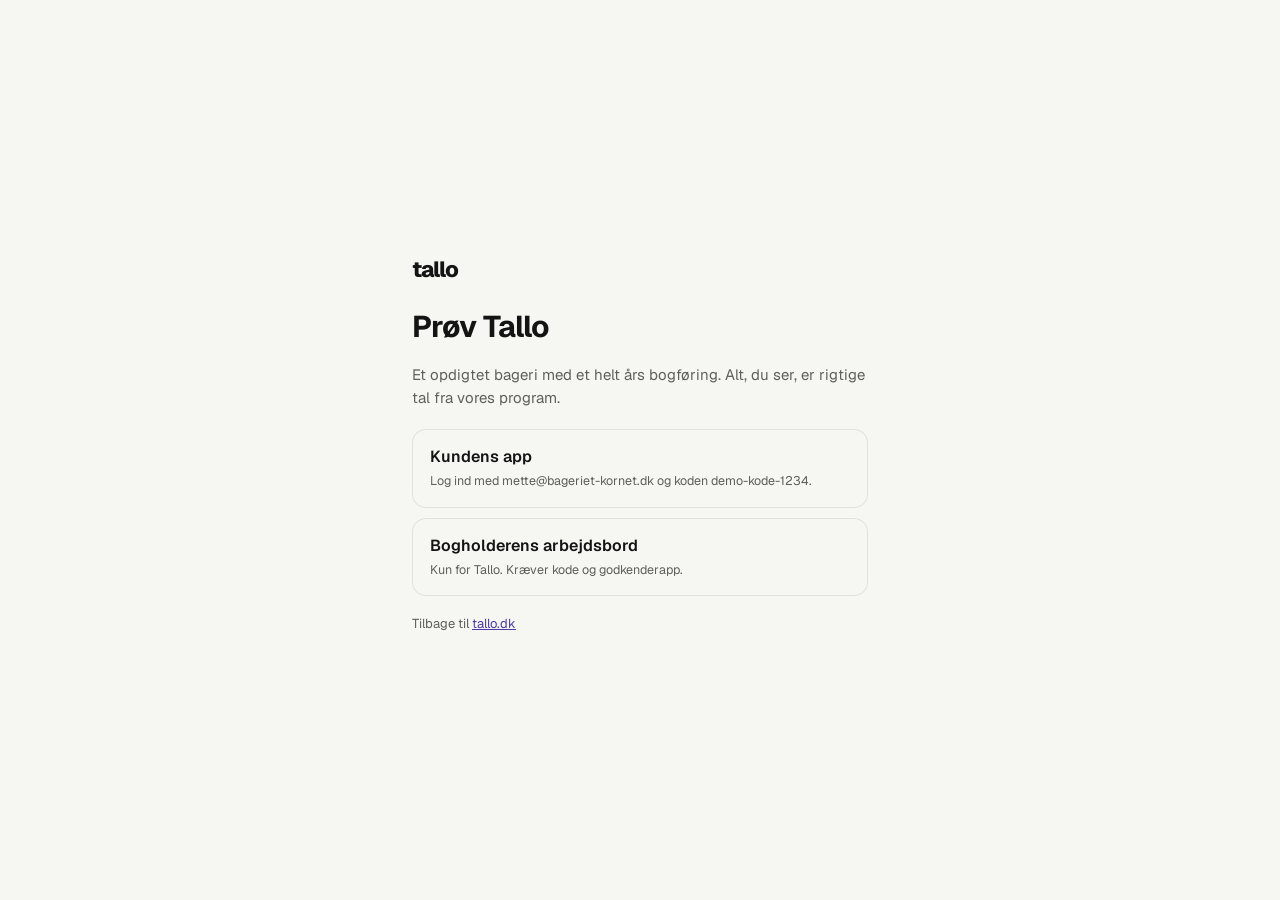
<file: index.html>
<!doctype html>
<html lang="da">
<head>
<meta charset="utf-8">
<meta name="viewport" content="width=device-width, initial-scale=1">
<meta name="robots" content="noindex, nofollow">
<title>Tallo, demo</title>
<link rel="icon" type="image/svg+xml" href="favicon.svg">
<link rel="stylesheet" href="felles/skin.css?v=20261119201114">
<link rel="stylesheet" href="felles/ui.css?v=20261119201114">
<style>
  body { margin: 0; min-height: 100vh; display: grid; place-items: center; background: var(--bg); padding: 24px; }
  .kort { width: min(520px, 100%); padding: 32px; }
  .logo { font-weight: 800; letter-spacing: -.05em; font-size: 22px; margin-bottom: 18px; }
  h1 { margin: 0 0 8px; font-size: 30px; letter-spacing: -.03em; }
  .valg { display: grid; gap: 10px; margin-top: 20px; }
  .valg a { display: block; padding: 16px 18px; border-radius: 14px; text-decoration: none; color: inherit; box-shadow: inset 0 0 0 1px var(--lineal); }
  .valg a:hover { box-shadow: inset 0 0 0 2px var(--accent); }
  .valg b { display: block; font-size: 16px; } .valg small { color: var(--daempet); }
</style>
</head>
<body>
<main class="kort">
  <div class="logo">tallo</div>
  <h1>Prøv Tallo</h1>
  <p class="not">Et opdigtet bageri med et helt års bogføring. Alt, du ser, er rigtige tal fra vores program.</p>
  <div class="valg">
    <a href="app/"><b>Kundens app</b><small>Log ind med mette@bageriet-kornet.dk og koden demo-kode-1234.</small></a>
    <a href="bord/"><b>Bogholderens arbejdsbord</b><small>Kun for Tallo. Kræver kode og godkenderapp.</small></a>
  </div>
  <p class="not" style="font-size:13px;margin-top:18px">Tilbage til <a href="https://tallo.dk" style="color:var(--accent)">tallo.dk</a></p>
</main>
</body>
</html>
</file>
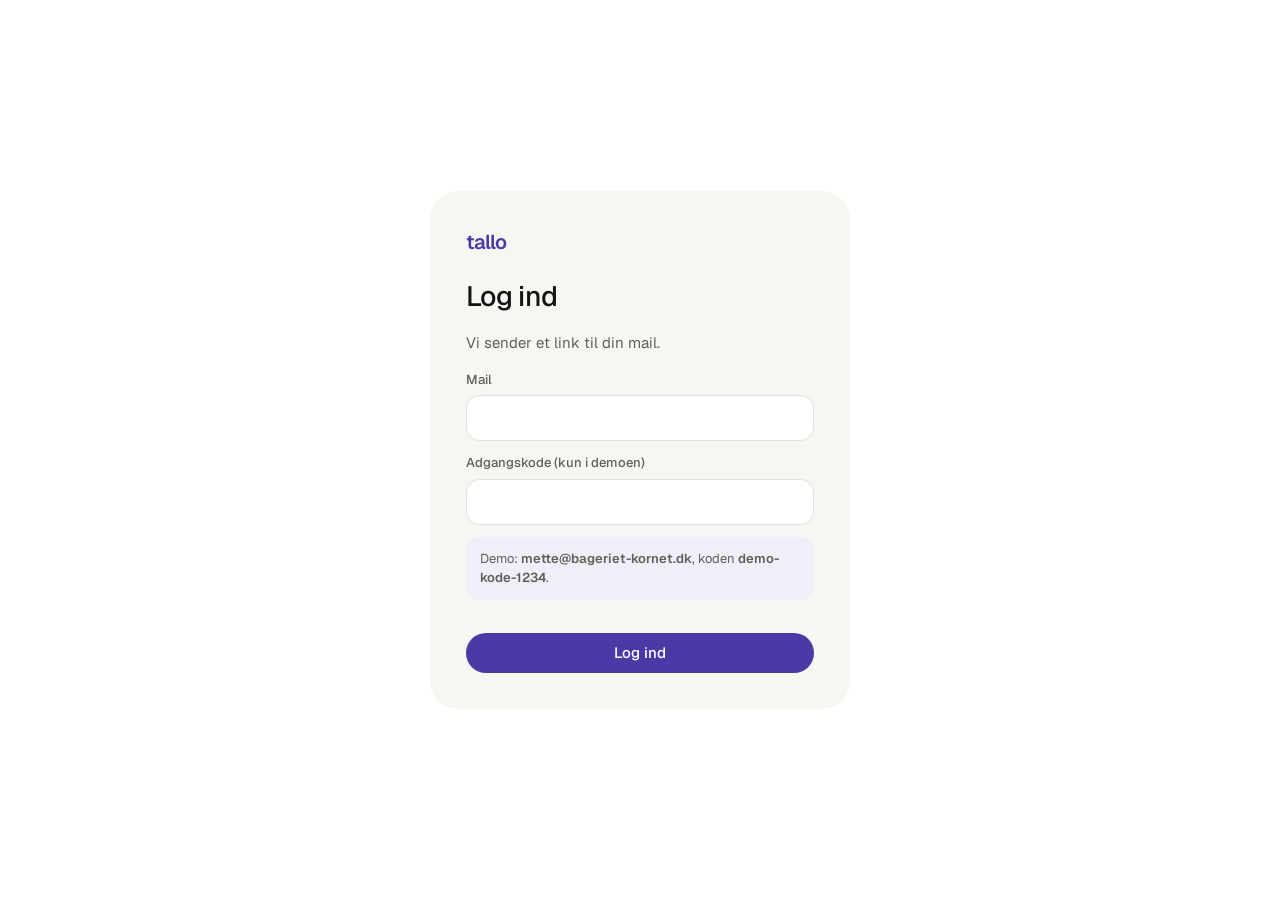
<file: app/index.html>
<!doctype html>
<html lang="da">
<head>
<meta charset="utf-8">
<meta http-equiv="Content-Security-Policy" content="default-src 'self'; script-src 'self'; style-src 'self' 'unsafe-inline'; img-src 'self' data: blob: https://nznqjlrknpbnfzizxnkr.supabase.co; font-src 'self'; connect-src 'self' https://nznqjlrknpbnfzizxnkr.supabase.co wss://nznqjlrknpbnfzizxnkr.supabase.co; frame-src https://nznqjlrknpbnfzizxnkr.supabase.co; object-src 'none'; base-uri 'none'; form-action 'self'; manifest-src 'self'">
<meta name="viewport" content="width=device-width, initial-scale=1, viewport-fit=cover">
<meta name="robots" content="noindex, nofollow">
<meta name="theme-color" content="#f6f6f3">
<meta name="apple-mobile-web-app-capable" content="yes">
<meta name="mobile-web-app-capable" content="yes">
<meta name="apple-mobile-web-app-title" content="Tallo">
<meta name="apple-mobile-web-app-status-bar-style" content="default">
<meta name="format-detection" content="telephone=no">
<title>Tallo</title>
<link rel="icon" type="image/svg+xml" href="../favicon.svg">
<link rel="apple-touch-icon" href="ikoner/apple-touch-icon.png">
<link rel="manifest" href="manifest.webmanifest">
<link rel="preload" href="../fonts/geist.woff2" as="font" type="font/woff2" crossorigin>
<link rel="stylesheet" href="../felles/skin.css?v=20261119201114">
<link rel="stylesheet" href="../felles/ui.css?v=20261119201114">
<link rel="stylesheet" href="app.css?v=20261119201114">
</head>
<body>
<script src="../felles/format.js?v=20261119201114"></script>
<script type="module" src="app.js?v=20261119201114"></script>
</body>
</html>
</file>
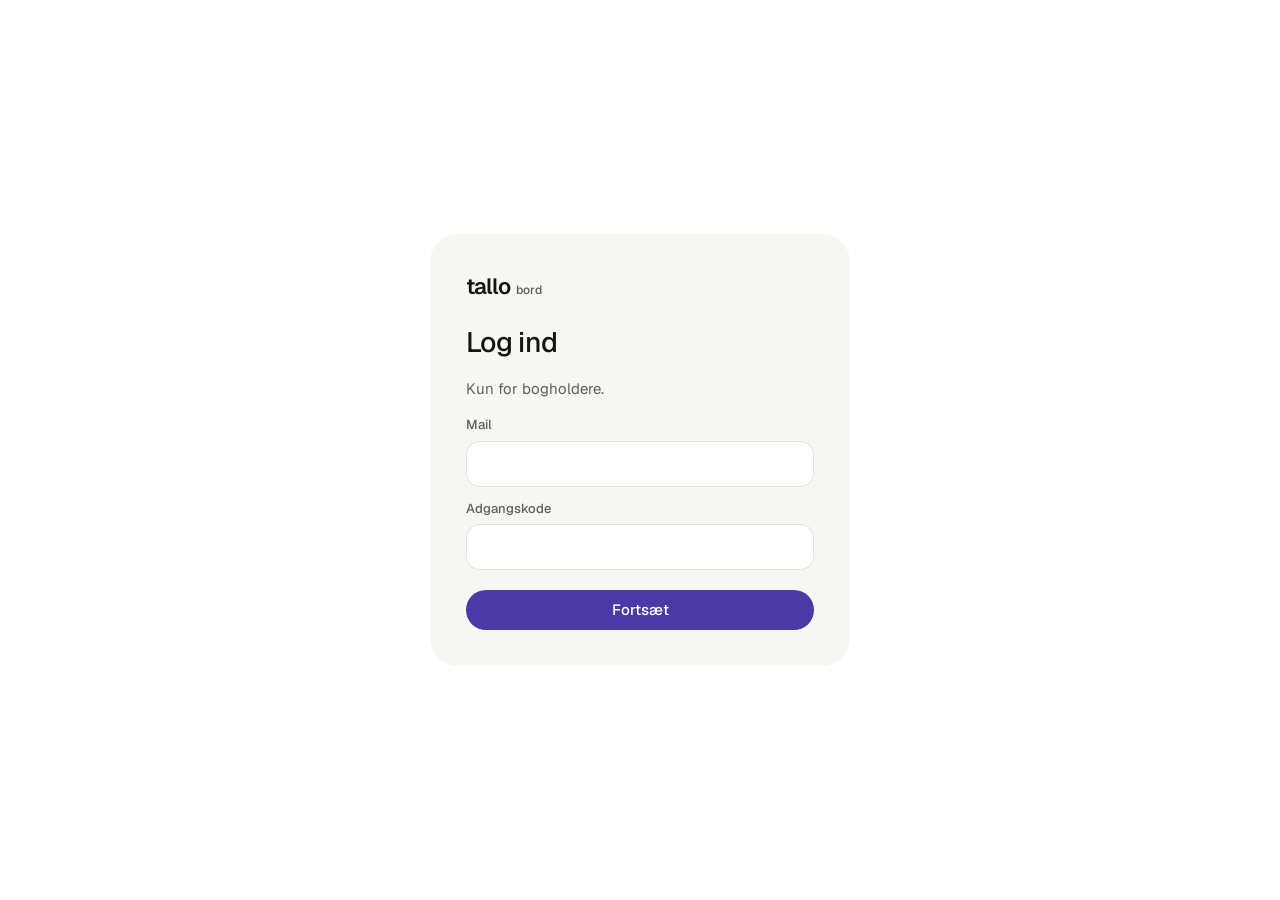
<file: bord/index.html>
<!doctype html>
<html lang="da">
<head>
<meta charset="utf-8">
<meta http-equiv="Content-Security-Policy" content="default-src 'self'; script-src 'self'; style-src 'self' 'unsafe-inline'; img-src 'self' data: blob: https://nznqjlrknpbnfzizxnkr.supabase.co; font-src 'self'; connect-src 'self' https://nznqjlrknpbnfzizxnkr.supabase.co wss://nznqjlrknpbnfzizxnkr.supabase.co; frame-src blob:; object-src 'none'; base-uri 'none'; form-action 'self'; manifest-src 'self'">
<meta name="viewport" content="width=device-width, initial-scale=1, viewport-fit=cover">
<meta name="robots" content="noindex, nofollow">
<meta name="theme-color" content="#f6f6f3">
<title>Tallo bord</title>
<link rel="icon" type="image/svg+xml" href="../favicon.svg">
<link rel="stylesheet" href="../felles/skin.css?v=20261119201114">
<link rel="stylesheet" href="../felles/ui.css?v=20261119201114">
<link rel="stylesheet" href="bord.css?v=20261119201114">
</head>
<body>
<div id="app"></div>
<script src="../felles/format.js?v=20261119201114"></script>
<script type="module" src="app.js?v=20261119201114"></script>
</body>
</html>
</file>
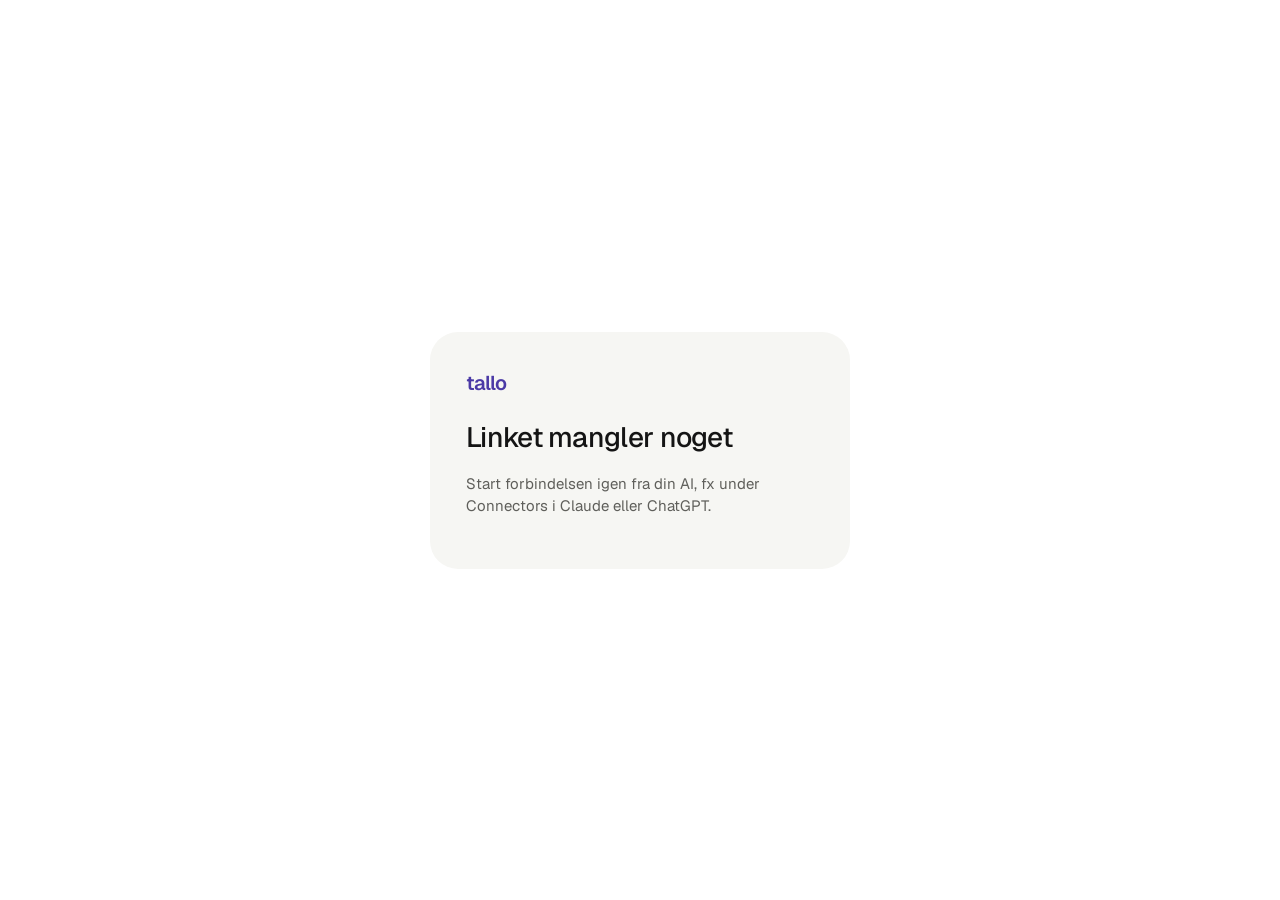
<file: app/oauth.html>
<!doctype html>
<html lang="da">
<head>
<meta charset="utf-8">
<meta http-equiv="Content-Security-Policy" content="default-src 'self'; script-src 'self'; style-src 'self' 'unsafe-inline'; img-src 'self' data: blob: https://nznqjlrknpbnfzizxnkr.supabase.co; font-src 'self'; connect-src 'self' https://nznqjlrknpbnfzizxnkr.supabase.co wss://nznqjlrknpbnfzizxnkr.supabase.co; frame-src https://nznqjlrknpbnfzizxnkr.supabase.co; object-src 'none'; base-uri 'none'; form-action 'self'; manifest-src 'self'">
<meta name="viewport" content="width=device-width, initial-scale=1, viewport-fit=cover">
<meta name="robots" content="noindex, nofollow">
<meta name="theme-color" content="#f6f6f3">
<title>Forbind din AI til Tallo</title>
<link rel="icon" type="image/svg+xml" href="../favicon.svg">
<link rel="stylesheet" href="../felles/skin.css?v=20261119201114">
<link rel="stylesheet" href="../felles/ui.css?v=20261119201114">
<link rel="stylesheet" href="app.css?v=20261119201114">
<style>
  .samtykke ul { margin: 6px 0 0; padding-left: 20px; } .samtykke li { margin: 4px 0; }
  .samtykke h2 { font-size: 15px; margin: 18px 0 0; }
  .samtykke .knapper { display: flex; gap: 10px; margin-top: 22px; } .samtykke .knapper .knap { flex: 1; justify-content: center; }
</style>
</head>
<body>
<div id="app"></div>
<script type="module" src="oauth.js?v=20261119201114"></script>
</body>
</html>
</file>
<file: felles/skin.css>
@font-face{font-family:"Geist";src:url("../fonts/geist.woff2") format("woff2");font-weight:100 900;font-display:swap}
@font-face{font-family:"Geist Mono";src:url("../fonts/geist-mono.woff2") format("woff2");font-weight:100 900;font-display:swap}

/* Stille som standard (Othman 22. okt 2026): papir og blæk. Det, der er i orden, har ingen farve. Violet betyder
   "det venter på dig" og den primære knap; rød betyder "for sent" eller fejl. Ingen gul, blå eller okker.
   Hver farve betyder én ting (Othman 19. nov 2026):
     violet     den ene primære knap pr. skærm og tælleren "venter på dig". Ikke piller, filtre eller kort.
     grøn       penge ind og overskud, kun tal og grafer
     lys rød    penge ud i grafen
     rød        underskud, for sent og fejl
     resten     sort, grå og hvid. Et kort, der kan klikkes, viser det med en pil og hover, ikke med farve.
   Hjemmesiden har stadig ingen grøn.
   Ét udtryk med tallo.dk (24. okt 2026): hvidt lærred, papirfarvet menu og grupper, Geist i vægt 400/500/560/600,
   to tekstfarver (blæk og dæmpet; --svag kun til ikoner og pladsholdere) og skalaen 13 / 15 / 17 / 20 / 28 / 40 px. */
:root {
  --bg: #f6f6f3; --kort: #fff; --tekst: #141414; --daempet: #5f5f5b; --svag: #8a8a84;
  --lineal: #e2e2dd; --lineal2: #efeee9; --raekke-hover: #f5f5f2;
  --accent: #4b3aa6; --accent-hover: #3a2c88; --accent-tekst: #fff; --accent-svag: #f0eef8; --accent-mid: #d9d4f1;
  --roed: #c4321c; --roed-svag: #fdebe7;
  --groen: #1d7347; --groen-svag: #e7f3ec; --graa-soejle: #cfcfc8; --roed-lys: #ef9f8f;
  --radius-lille: 14px; --radius: 20px; --radius-stor: 28px; --knap-radius: 999px;
  --ramme: 0 0 0 1px rgba(20,20,20,.06);
  --kort-skygge: 0 1px 2px rgba(20,20,20,.03), 0 24px 48px -32px rgba(20,20,20,.18);
  --t-lille: 13px; --t-tekst: 15px; --t-stor: 17px; --t-h2: 20px; --t-h1: 28px; --t-tal: 40px;
  --display-vaegt: 500; --display-spacing: -.025em;
  /* bevaegelse som paa tallo.dk; fjederen kun paa skuffer og ark. Slaas fra ved prefers-reduced-motion */
  --let: cubic-bezier(.2, .7, .2, 1); --fjeder: cubic-bezier(.3, 1.4, .5, 1); --hurtig: 180ms; --rolig: 280ms;
  /* glas (kun paa det, der svaever) */
  --glas: rgba(250, 250, 248, .78); --glas-tyk: rgba(250, 250, 248, .86);
  --glas-kant: inset 0 1px 0 rgba(255, 255, 255, .95), inset 0 0 0 .5px rgba(255, 255, 255, .7);
  --glas-skygge: 0 14px 34px -12px rgba(24, 20, 48, .3), 0 0 0 .5px rgba(24, 20, 48, .08);
  --glas-filter: blur(22px) saturate(180%);
}
</file>
<file: felles/ui.css>
/* Fælles komponenter for kundens platform og bogholderens arbejdsbord. Alt styres af skin.css. */
*, *::before, *::after { box-sizing: border-box; }
html { -webkit-text-size-adjust: 100%; -webkit-tap-highlight-color: transparent; }
body { margin: 0; font-family: "Geist", system-ui, sans-serif; color: var(--tekst); background: var(--bg); -webkit-font-smoothing: antialiased;
  line-height: 1.5; font-size: var(--t-tekst); }
button { font: inherit; color: inherit; cursor: pointer; touch-action: manipulation; }
a { color: inherit; }
b, strong { font-weight: 600; }
:focus-visible { outline: 2px solid var(--accent); outline-offset: 3px; }
.tal { font-variant-numeric: tabular-nums; }
.mono { font-family: "Geist Mono", ui-monospace, monospace; }
.hojre { text-align: right; }
.skjul { display: none !important; }
.sr { position: absolute; width: 1px; height: 1px; overflow: hidden; clip: rect(0 0 0 0); white-space: nowrap; }

/* ------------------------------------------------------------ app-skal ---- */
.app { display: grid; grid-template-columns: 256px minmax(0, 1fr); min-height: 100vh; min-height: 100dvh; padding: 0px; gap: 0; background: var(--kort); }
.side { background: var(--bg); color: var(--tekst); border-right: 1px solid var(--lineal); display: flex; flex-direction: column;
  padding: 24px 14px 16px; position: sticky; top: 0px; height: 100vh; height: 100dvh; overflow-y: auto; }
.main { background: var(--kort); border-radius: 0; box-shadow: none; min-width: 0; overflow-x: clip; }
.side .firma { display: flex; align-items: center; gap: 10px; padding: 8px 10px; border-radius: var(--radius-lille); margin-bottom: 16px; cursor: pointer;
  background: transparent; border: 0; width: 100%; text-align: left; color: inherit; }
@media (hover: hover) { .side .firma:hover { background: var(--kort); } }
/* Monogrammer: neutrale; firmaets egen farve bruges kun paa dets fakturaer. */
.monogram, .logo-firma, .ava, .ava-lille, .chip-kilde { width: 32px; height: 32px; border-radius: 50%; background: var(--lineal2); color: var(--tekst); display: grid;
  place-items: center; font-weight: 600; font-size: var(--t-lille); flex: none; letter-spacing: -.01em; }
.monogram.stor, .logo-firma { width: 44px; height: 44px; border-radius: var(--radius-lille); font-size: var(--t-tekst); }
.monogram svg, .ava-lille svg, .chip-kilde svg { width: 16px; height: 16px; }
.side .firma b { display: block; font-size: var(--t-tekst); font-weight: 560; color: var(--tekst); white-space: nowrap; overflow: hidden; text-overflow: ellipsis; max-width: 150px; }
.side .firma small { color: var(--daempet); font-size: var(--t-lille); }
.side nav { display: flex; flex-direction: column; gap: 2px; }
.side nav a, .side .undermenu a { display: flex; align-items: center; gap: 12px; padding: 10px 12px; border-radius: var(--radius-lille); text-decoration: none;
  color: var(--tekst); font-weight: 500; font-size: var(--t-tekst); transition: background var(--hurtig) var(--let); }
@media (hover: hover) { .side nav a:hover, .side .undermenu a:hover { background: rgba(20, 20, 20, .04); } }
.side nav a[aria-current="page"], .side .undermenu a[aria-current="page"] { background: var(--kort); color: var(--tekst); font-weight: 500; box-shadow: var(--ramme), 0 1px 2px rgba(20,20,20,.04); }
.side nav a svg, .side .undermenu a svg { width: 18px; height: 18px; flex: none; opacity: .85; }
.side nav a .tael { margin-left: auto; background: var(--accent); color: var(--accent-tekst); border-radius: 999px; font-size: 12px; padding: 1px 8px; font-weight: 600; font-variant-numeric: tabular-nums; }
.side .undermenu { margin-top: 0; display: flex; flex-direction: column; gap: 2px; padding-top: 12px; }
.bogholder-raekke { margin: auto 0 10px; display: flex; align-items: center; gap: 10px; border: 0; background: none; padding: 8px 10px; border-radius: var(--radius-lille);
  color: var(--tekst); font-size: var(--t-tekst); text-align: left; width: 100%; }
@media (hover: hover) { .bogholder-raekke:hover { background: rgba(20, 20, 20, .04); } }

.top { display: flex; align-items: center; gap: 14px; padding: 40px 56px 0; }
.top h1 { margin: 0; font-size: var(--t-h1); line-height: 1.15; font-weight: var(--display-vaegt); letter-spacing: var(--display-spacing); }
.top .hoejre-side { margin-left: auto; display: flex; gap: 10px; align-items: center; }
.sider { padding: 32px 56px 80px; }
.rod-kort { background: var(--bg); border-radius: var(--radius); }
.kort { background: var(--bg); border-radius: var(--radius); box-shadow: none; padding: 24px 28px; min-width: 0; }
.kort > h2, .kort > .kort-hoved > h2 { margin: 0; font-size: var(--t-stor); font-weight: 560; letter-spacing: -.01em; color: var(--tekst); }
.kort-hoved { display: flex; align-items: center; justify-content: space-between; gap: 10px; margin-bottom: 16px; }
.kort .stort { font-size: var(--t-tal); font-weight: var(--display-vaegt); letter-spacing: -.035em; line-height: 1.1; margin: 6px 0 4px; }
.kort .stort small { font-size: var(--t-stor); font-weight: 400; color: var(--daempet); letter-spacing: 0; margin-left: 4px; }
.kort .not { color: var(--daempet); font-size: var(--t-tekst); }
.gitter { display: grid; gap: 24px; }
.g3 { grid-template-columns: repeat(3, minmax(0, 1fr)); } .g2 { grid-template-columns: repeat(2, minmax(0, 1fr)); }
.g21 { grid-template-columns: minmax(0, 1.65fr) minmax(0, 1fr); } .g12 { grid-template-columns: minmax(0, 1fr) minmax(0, 1.65fr); }
.g4 { grid-template-columns: repeat(4, minmax(0, 1fr)); }
.g21, .g12 { align-items: start; }

/* --------------------------------------------------------------- knapper ---- */
.knap { border: 0; border-radius: var(--knap-radius); min-height: 40px; padding: 0 20px; font-weight: 500; font-size: var(--t-tekst); background: transparent;
  box-shadow: inset 0 0 0 1px rgba(20, 20, 20, .12); display: inline-flex; align-items: center; justify-content: center; gap: 8px; white-space: nowrap; text-decoration: none; color: var(--tekst);
  transition: background var(--hurtig) var(--let), transform var(--hurtig) var(--let); }
.knap:active { transform: scale(.97); }
/* Én violet handling pr. skaerm; "sort" er den samme primaerknap (editoren). */
.knap.p, .knap.sort { background: var(--accent); color: var(--accent-tekst); box-shadow: none; }
.knap.lille { min-height: 34px; padding: 0 16px; font-size: var(--t-tekst); }
@media (pointer: coarse) { .knap { min-height: 44px; } .knap.lille { min-height: 38px; } }
.knap svg { width: 16px; height: 16px; }
.ikonknap { width: 38px; height: 38px; display: grid; place-items: center; border-radius: 999px; border: 0; background: transparent; transition: background var(--hurtig) var(--let); }
@media (hover: hover) {
  .knap:hover { background: rgba(20, 20, 20, .04); }
  .knap.p:hover, .knap.sort:hover { background: var(--accent-hover); }
  .ikonknap:hover { background: rgba(20, 20, 20, .05); }
}

/* ---------------------------------------------------------------- piller ---- */
.pille { display: inline-flex; align-items: center; gap: 6px; border-radius: 999px; padding: 3px 10px; font-size: var(--t-lille); font-weight: 500; white-space: nowrap; }
/* Kun det, der kraever noget, faar farve: handling (violet) og fejl (roed). Alt andet er stille, graa tekst.
   De gamle navne (accent, gul, roed, groen, graa, kat) peger paa de tre. */
.pille.handling, .pille.accent, .pille.gul { background: var(--bg); color: var(--tekst); }   /* violet er kun knapper (19. nov 2026) */
.pille.fejl, .pille.roed { background: var(--roed-svag); color: var(--roed); }
.stille, .pille.groen, .pille.graa, .pille.kat { background: none; padding: 0; color: var(--daempet); font-weight: 400; font-size: inherit; }
.statusprik { display: none; }

/* ----------------------------------------------------------------- felter ---- */
.felt { display: flex; flex-direction: column; gap: 6px; }
.felt label { font-size: var(--t-lille); color: var(--daempet); font-weight: 500; }
.inp, select.inp, textarea.inp { font: inherit; color: var(--tekst); background: var(--kort); border: 0; box-shadow: inset 0 0 0 1px var(--lineal); border-radius: var(--radius-lille);
  padding: 11px 14px; width: 100%; font-size: 16px; transition: box-shadow var(--hurtig) var(--let); }
.inp:focus { outline: none; box-shadow: inset 0 0 0 1px var(--accent), 0 0 0 4px var(--accent-svag); }
textarea.inp { min-height: 76px; resize: vertical; }
.soeg { display: flex; align-items: center; gap: 9px; background: var(--kort); border-radius: var(--radius-lille); box-shadow: inset 0 0 0 1px var(--lineal); padding: 0 14px; flex: 1; min-width: 0;
  transition: box-shadow var(--hurtig) var(--let); }
.soeg:focus-within { box-shadow: inset 0 0 0 1px var(--accent), 0 0 0 4px var(--accent-svag); }
.soeg input { border: 0; background: transparent; font: inherit; font-size: var(--t-tekst); padding: 10px 0; width: 100%; color: var(--tekst); outline: none; }
.soeg svg { width: 17px; height: 17px; color: var(--svag); flex: none; }
.faner, .filtre { display: flex; gap: 2px; background: rgba(20, 20, 20, .05); border-radius: var(--knap-radius); padding: 3px; width: max-content; max-width: 100%; overflow-x: auto; scrollbar-width: none; }
.faner button, .filtre button { border: 0; background: transparent; border-radius: var(--knap-radius); padding: 7px 16px; font-weight: 500; color: var(--daempet); font-size: var(--t-tekst); white-space: nowrap;
  transition: background var(--hurtig) var(--let), color var(--hurtig) var(--let), box-shadow var(--hurtig) var(--let); }
.faner button[aria-selected="true"], .filtre button[aria-pressed="true"] { background: var(--kort); color: var(--tekst); box-shadow: 0 1px 3px rgba(20, 20, 20, .1), 0 0 0 .5px rgba(20, 20, 20, .06); }
@media (hover: hover) { .faner button:hover, .filtre button:hover { color: var(--tekst); } }
.filtre button b { font-weight: 500; color: var(--daempet); margin-left: 6px; font-variant-numeric: tabular-nums; }

/* ----------------------------------------------------------------- tabeller ---- */
.tabel { width: 100%; }
.tabel .r { display: grid; align-items: center; gap: 16px; padding: 10px 16px; min-height: 52px; border-top: 1px solid var(--lineal2); border-radius: 0;
  transition: background var(--hurtig) var(--let); }
.tabel .r.h { border-top: 0; color: var(--daempet); font-size: var(--t-lille); font-weight: 500; min-height: 0; padding-top: 4px; padding-bottom: 10px; }
@media (hover: hover) {
  .tabel .r[tabindex]:hover { background: var(--raekke-hover); border-radius: var(--radius-lille); border-top-color: transparent; }
  .tabel .r[tabindex]:hover + .r { border-top-color: transparent; }
}
.tabel .r[tabindex] { cursor: pointer; }
.tabel .r > * { min-width: 0; }
.tabel .tekst { white-space: nowrap; overflow: hidden; text-overflow: ellipsis; }
.tabel .tekst small { display: block; color: var(--daempet); font-size: var(--t-lille); overflow: hidden; text-overflow: ellipsis; }
.tabel .b { text-align: right; font-variant-numeric: tabular-nums; white-space: nowrap; }
.tabel .pos, .tabel .neg { color: var(--tekst); }
.kort.tabeldel { background: none; padding: 0; border-radius: 0; }
.tabelfod { display: flex; justify-content: space-between; align-items: center; gap: 12px; padding: 16px; border-top: 1px solid var(--lineal2); color: var(--daempet); font-size: var(--t-tekst); }
.vtabel { width: 100%; border-collapse: collapse; font-size: var(--t-tekst); }
.vtabel th, .vtabel td { padding: 12px 12px; border-top: 1px solid var(--lineal2); text-align: right; white-space: nowrap; font-variant-numeric: tabular-nums; }
.vtabel th:first-child, .vtabel td:first-child { text-align: left; position: sticky; left: 0; background: var(--kort); }
.vtabel thead th { border-top: 0; color: var(--daempet); font-weight: 500; font-size: var(--t-lille); }
.vtabel tr.sum td { font-weight: 600; background: var(--bg); } .vtabel tr.sum td:first-child { background: var(--bg); }
.kort .vtabel th:first-child, .kort .vtabel td:first-child { background: var(--bg); }
.vtabel .pos { color: var(--tekst); } .vtabel .neg { color: var(--roed); }
.rul { overflow-x: auto; overflow-y: hidden; }

/* ------------------------------------------------------------------ skuffe ---- */
.slor { position: fixed; inset: 0; background: rgba(20,18,30,.32); z-index: 40; animation: ind var(--hurtig) ease-out; }
.skuffe { position: fixed; top: 12px; right: 12px; bottom: 12px; width: min(580px, calc(100vw - 24px)); background: var(--kort); z-index: 50; border-radius: var(--radius-stor);
  box-shadow: 0 40px 80px -40px rgba(20,18,40,.45), 0 0 0 1px rgba(20,20,20,.05); display: flex; flex-direction: column; animation: skub var(--rolig) var(--fjeder); color: var(--tekst); overscroll-behavior: contain; }
.skuffe.bred { width: min(1040px, calc(100vw - 20px)); }
.skuffe .sh { display: flex; align-items: center; justify-content: space-between; gap: 12px; padding: 22px 28px 18px; border-bottom: 1px solid var(--lineal2); }
.skuffe .sh h2 { margin: 0; font-size: var(--t-h2); font-weight: 500; letter-spacing: -.015em; }
.skuffe .sk { padding: 24px 28px; overflow-y: auto; flex: 1; overscroll-behavior: contain; }
.skuffe .sf { padding: 16px 28px; border-top: 1px solid var(--lineal2); display: flex; justify-content: space-between; align-items: center; gap: 10px; }
@keyframes skub { from { transform: translateX(24px); opacity: 0; } to { transform: none; opacity: 1; } }
@keyframes ind { from { opacity: 0; } to { opacity: 1; } }
@media (prefers-reduced-motion: reduce) { *, *::before, *::after { animation-duration: .01ms !important; transition-duration: .01ms !important; } }

/* ----------------------------------------------------------------- bilag/bon ---- */
.bon { background: var(--kort); font-family: "Geist Mono", monospace; font-size: 12px; color: var(--tekst); padding: 18px; border-radius: 6px; box-shadow: var(--kort-skygge), inset 0 0 0 1px var(--lineal); }
.bon .m { text-align: center; line-height: 1.5; margin-bottom: 8px; }
.bon .m b { font-size: 13px; letter-spacing: .02em; }
.bon .l { display: flex; justify-content: space-between; padding: 2px 0; }
.bon hr { border: 0; border-top: 1px solid var(--lineal); margin: 8px 0; }
.bon .t { font-weight: 700; font-size: 13px; }
.mini-bon { display: block; width: 38px; height: 46px; background: var(--kort); box-shadow: inset 0 0 0 1px var(--lineal); border-radius: 3px; padding: 6px 5px; flex: none; }
.mini-bon i { display: block; height: 2px; background: var(--lineal); margin-bottom: 3px; border-radius: 1px; } .mini-bon i:nth-child(1) { width: 60%; background: var(--svag); }
.mini-bon i:nth-child(4) { width: 40%; margin-top: 4px; background: var(--svag); }
.dropzone { border: 0; background: var(--bg); border-radius: var(--radius); padding: 20px; display: flex; align-items: center; gap: 16px; color: var(--accent); }
.dropzone b { color: var(--tekst); font-weight: 500; } .dropzone p { margin: 2px 0 0; color: var(--daempet); font-size: var(--t-tekst); }
.dropzone .ikon { width: 44px; height: 44px; border-radius: var(--radius-lille); background: var(--kort); display: grid; place-items: center; flex: none; }

/* ------------------------------------------------------------------- diverse ---- */
.fremdrift { height: 6px; border-radius: 3px; background: var(--lineal2); overflow: hidden; margin: 14px 0 10px; }
.fremdrift i { display: block; height: 100%; background: var(--accent); border-radius: 5px; }
.liste .li { display: flex; align-items: center; gap: 12px; padding: 14px 0; border-top: 1px solid var(--lineal2); }
.liste .li:first-child { border-top: 0; }
.liste .li .t { flex: 1; min-width: 0; } .liste .li .t b { display: block; font-weight: 500; } .liste .li .t small { display: block; color: var(--daempet); font-size: var(--t-lille); }
.tidslinje { list-style: none; margin: 0; padding: 0; }
.tidslinje li { position: relative; padding: 0 0 18px 30px; color: var(--daempet); }
.tidslinje li::before { content: ""; position: absolute; left: 7px; top: 6px; bottom: -6px; width: 2px; background: var(--lineal); }
.tidslinje li:last-child::before { display: none; }
.tidslinje li::after { content: ""; position: absolute; left: 0; top: 2px; width: 16px; height: 16px; border-radius: 50%; background: var(--kort); box-shadow: inset 0 0 0 2px var(--lineal); }
.tidslinje li.ok { color: var(--tekst); } .tidslinje li.ok::before { background: var(--tekst); }
.tidslinje li.ok::after { background: var(--tekst); box-shadow: none; content: "✓"; color: var(--kort); font-size: 12px; display: grid; place-items: center; }
.tidslinje li.nu { color: var(--tekst); font-weight: 600; } .tidslinje li.nu::after { box-shadow: inset 0 0 0 5px var(--accent); }
.tidslinje li.fejl { color: var(--roed); font-weight: 600; } .tidslinje li.fejl::after { box-shadow: inset 0 0 0 5px var(--roed); }
.tidslinje li small { display: block; font-weight: 400; color: var(--daempet); }
.toast { position: fixed; left: 50%; bottom: calc(28px + env(safe-area-inset-bottom)); transform: translateX(-50%); background: var(--tekst); color: var(--kort); padding: 12px 20px; border-radius: 999px; z-index: 80;
  font-weight: 500; font-size: var(--t-tekst); box-shadow: 0 16px 40px -12px rgba(0,0,0,.45); animation: toast-ind var(--rolig) var(--let); max-width: calc(100vw - 32px); text-align: center; }
@keyframes toast-ind { from { opacity: 0; transform: translate(-50%, 10px); } to { opacity: 1; transform: translate(-50%, 0); } }
.tom { text-align: center; color: var(--daempet); padding: 40px 10px; }
svg.graf { width: 100%; height: auto; display: block; overflow: visible; }
svg.graf text { font-family: "Geist", sans-serif; font-size: var(--t-lille); fill: var(--daempet); }
.forkl { display: flex; gap: 18px; font-size: var(--t-lille); color: var(--daempet); margin-top: 8px; flex-wrap: wrap; }
.forkl i { display: inline-block; width: 10px; height: 10px; border-radius: 3px; margin-right: 7px; vertical-align: -1px; }

/* fakturaen som papir */
.fdok { background: #fff; color: var(--tekst); border-radius: 6px; padding: 30px 30px 20px; font-size: 12.5px; box-shadow: 0 14px 40px -18px rgba(20,20,20,.35), inset 0 0 0 1px var(--lineal); }
.fdok .fh { display: flex; justify-content: space-between; gap: 20px; align-items: flex-start; margin-bottom: 26px; line-height: 1.55; }
.fdok .fh b { font-size: 16px; } .fdok .fn { text-align: right; } .fdok .fn b { font-size: 15px; }
.fdok .fk { margin-bottom: 22px; line-height: 1.55; } .fdok .fk small { color: var(--svag); }
.fdok table { width: 100%; border-collapse: collapse; } .fdok th { text-align: left; font-weight: 600; border-bottom: 1.5px solid var(--tekst); padding: 6px 0; }
.fdok th:nth-child(n+2), .fdok td:nth-child(n+2) { text-align: right; } .fdok td { padding: 8px 0; border-bottom: 1px solid var(--lineal2); font-variant-numeric: tabular-nums; }
.fdok .fs { margin: 16px 0 22px auto; width: 56%; } .fdok .fs div { display: flex; justify-content: space-between; padding: 3px 0; font-variant-numeric: tabular-nums; }
.fdok .fs .t { font-weight: 700; font-size: 14px; border-top: 1.5px solid var(--tekst); margin-top: 6px; padding-top: 8px; }
.fdok .fb { display: flex; justify-content: space-between; gap: 20px; color: var(--daempet); font-size: 11.5px; line-height: 1.5; margin-bottom: 18px; }
.fdok .ff { text-align: center; color: var(--svag); font-size: 11px; border-top: 1px solid var(--lineal2); padding-top: 12px; }


.fdok .hl { background: rgba(75,58,166,.13); box-shadow: 0 0 0 2px rgba(75,58,166,.3); border-radius: 3px; }
.c-dato { white-space: nowrap; color: var(--daempet); }
.fdok .fn { white-space: nowrap; }
.vtabel td:first-child { white-space: normal; }
.rul .vtabel td:first-child { white-space: nowrap; }
.sw { width: 38px; height: 22px; border-radius: 999px; background: var(--lineal); position: relative; border: 0; padding: 0; cursor: pointer; }
.sw::after { content: ""; position: absolute; top: 3px; left: 3px; width: 16px; height: 16px; border-radius: 50%; background: #fff; transition: transform .15s ease-out; }
.sw[aria-checked="true"] { background: var(--accent); } .sw[aria-checked="true"]::after { transform: translateX(16px); }
.fdok .flogo { display: inline-grid; place-items: center; width: 30px; height: 30px; border-radius: 8px; background: var(--tekst); color: #fff; font-size: 11px; font-weight: 700; margin-right: 8px; vertical-align: -6px; }
.flogo.stor { width: 64px; height: 64px; border-radius: 16px; font-size: var(--t-h2); display: inline-grid; place-items: center; background: var(--tekst); color: #fff; font-weight: 600; flex: none; }
.fdok .fbetal { display: flex; gap: 12px; align-items: center; border: 1px solid var(--lineal); border-radius: 8px; padding: 10px 12px; margin: 0 0 16px; font-size: 12px; }
.fdok .fbetal .qr { display: none; }
.farver { display: flex; gap: 10px; margin-top: 8px; } .farve { width: 30px; height: 30px; border-radius: 50%; border: 0; box-shadow: inset 0 0 0 2px rgba(255,255,255,.6); cursor: pointer; }
.farve[aria-pressed="true"] { outline: 2px solid var(--tekst); outline-offset: 2px; }
.knap[disabled] { opacity: .5; cursor: not-allowed; }
.toast.ud { animation: toast-ud var(--hurtig) cubic-bezier(.4, 0, 1, 1) forwards; }
@keyframes toast-ud { to { opacity: 0; transform: translate(-50%, 8px); } }

/* Login (app og arbejdsbord) */
.login { min-height: 100vh; min-height: 100dvh; display: grid; place-items: center; padding: 24px; padding-top: max(24px, env(safe-area-inset-top)); background: var(--kort); }
.login .kort { width: min(420px, 100%); padding: 36px; border-radius: var(--radius-stor); }
.login h1 { margin: 0 0 6px; font-size: var(--t-h1); font-weight: var(--display-vaegt); letter-spacing: -.025em; }

/* Hjaelpeklasser i stedet for inline-stil (Othman 22. okt 2026: faerre skabeloner) */
.mt-0 { margin-top: 0 !important; } .mt-1 { margin-top: 6px; } .mt-2 { margin-top: 12px; } .mt-3 { margin-top: 20px; }
.raekke { display: flex; gap: 8px; align-items: center; flex-wrap: wrap; } .raekke.mellem { justify-content: space-between; } .fyld { flex: 1; min-width: 0; }
.kort-hoved.over-tabel { padding: 0 0 4px; }
.tonet { background: var(--accent-svag); box-shadow: none; }
.lille-tekst { font-size: var(--t-lille); color: var(--daempet); }
details.fold { margin-top: 12px; } details.fold summary { cursor: pointer; color: var(--accent); font-size: var(--t-tekst); list-style: none; }
details.fold summary::-webkit-details-marker { display: none; } details.fold[open] summary { margin-bottom: 8px; }
.roed-tekst { color: var(--roed); } .svag { color: var(--daempet); } .link { color: var(--accent); text-decoration: none; }
.raekke.slut { justify-content: flex-end; } select.inp.auto, .inp.auto { width: auto; } .venstre { text-align: left !important; }
.stak { display: grid; gap: 16px; align-content: start; } .mb-3 { margin-bottom: 20px; }
.tabel-top { display: flex; flex-wrap: wrap; align-items: center; gap: 12px; padding: 0 0 16px; }
.tabel-top .soeg { flex: 0 1 320px; margin-left: auto; }
.tabel .tekst b { font-weight: 500; }
.skuffe .sk.graa { background: var(--bg); }
.flueboks { display: flex; gap: 10px; align-items: flex-start; cursor: pointer; } .flueboks input { margin-top: 4px; }
textarea.inp.hoej { min-height: 140px; }
.forkl i.ind { background: var(--groen); } .forkl i.ud { background: var(--roed-lys); }
.fuld-bredde { width: 100%; justify-content: center; }
/* En primaer knap, der ikke kan bruges endnu, er neutral: farve betyder handling */
.knap.p[disabled], .knap.sort[disabled] { background: transparent; color: var(--daempet); box-shadow: inset 0 0 0 1px var(--lineal); }

/* Sidebaren kan foldes sammen til en smal ikonbar (Othman 24. okt 2026); valget huskes, og [ skifter.
   Teksterne skjules kun visuelt, saa skaermlaesere stadig kan laese dem; title viser navnet ved hover. */
.app { transition: grid-template-columns var(--rolig) var(--let); }
.side-top { display: flex; align-items: center; gap: 4px; margin-bottom: 16px; }
.side-top .firma { margin-bottom: 0; flex: 1; min-width: 0; } .side-top .brand { flex: 1; padding: 6px 10px; }
.side-knap { flex: none; width: 32px; height: 32px; color: var(--svag); } .side-knap svg { width: 18px; height: 18px; }
.app.smal { grid-template-columns: 68px minmax(0, 1fr); }
.app.smal .side { padding: 24px 10px 16px; }
.app.smal .side-top { flex-direction: column; gap: 10px; }
.app.smal .side-tekst, .app.smal .side nav a > span:not(.tael), .app.smal .side .undermenu a > span:not(.tael) {
  position: absolute !important; width: 1px; height: 1px; overflow: hidden; clip: rect(0 0 0 0); white-space: nowrap; }
.app.smal .side .firma { justify-content: center; padding: 4px 0; }
.app.smal .side nav a, .app.smal .side .undermenu a { justify-content: center; padding: 10px 0; position: relative; }
.app.smal .side nav a .tael { position: absolute; top: 2px; right: 4px; margin: 0; font-size: 11px; padding: 0 5px; }
.app.smal .bogholder-raekke, .app.smal .bruger-kort { justify-content: center; padding: 8px 0; }
.app.smal .bruger-kort { background: none; box-shadow: none; }
/* Toast med en handling (fx Fortryd) */
.toast { display: flex; align-items: center; gap: 14px; width: max-content; }
.toast-knap { border: 0; background: none; color: inherit; font: inherit; font-weight: 600; padding: 6px 4px; margin: -6px -6px -6px 0; cursor: pointer; text-decoration: underline; text-underline-offset: 3px; }

/* 16. Faner og filtre paa telefonen: man kan se, at der er mere til hoejre */
@media (max-width: 700px) {
  .faner, .filtre { overflow-x: auto; scrollbar-width: none; -webkit-mask-image: linear-gradient(90deg, #000 85%, transparent); mask-image: linear-gradient(90deg, #000 85%, transparent); }
  .faner::-webkit-scrollbar, .filtre::-webkit-scrollbar { display: none; }
  .faner > *, .filtre > * { flex: none; }
}
.firma:disabled { cursor: default; opacity: 1; color: inherit; }
</file>
<file: app/app.css>
/* Kolonner i tabellerne og alt det, der er specifikt for kundens platform. */
.rk { grid-template-columns: 88px minmax(0, 1fr) minmax(0, 220px) 170px 140px; }
.rf { grid-template-columns: 56px minmax(0, 1.6fr) 112px 112px 100px 130px; }
.rk2 { grid-template-columns: minmax(0, 1.7fr) 110px 90px 140px 130px 200px; }
.rb { grid-template-columns: 112px minmax(0, 1.4fr) 100px 190px 150px; }
.ru { grid-template-columns: 52px minmax(0, 1.6fr) 112px minmax(0, 1fr) 150px 140px; }
.ra { grid-template-columns: minmax(0, 1.3fr) minmax(0, 1.3fr) 120px 120px 140px 150px; }
.rv { grid-template-columns: minmax(0, 1.5fr) minmax(0, 1fr) minmax(0, 1fr); }
.kpi { text-decoration: none; color: inherit; display: block; transition: box-shadow var(--hurtig) var(--let); }
.kpi .stort { font-size: var(--t-h1); }
.tk { display: flex; align-items: center; gap: 11px; min-width: 0; }
.tt { min-width: 0; display: block; overflow: hidden; } .tt b { display: block; overflow: hidden; text-overflow: ellipsis; } .tt small { display: block; color: var(--daempet); font-size: var(--t-lille); }
.bilag-nr { display: inline-flex; align-items: center; gap: 5px; color: var(--daempet); font-size: var(--t-lille); font-variant-numeric: tabular-nums; }
.bilag-nr svg { width: 14px; height: 14px; }
.mob-firma { display: none; border: 0; background: none; padding: 0; }
.bundnav, .ark { display: none; }
.kun-mobil { display: none; }

/* --------------------------------------------------------------- forsiden ---- */
/* Tallos egen (Othman 24. okt 2026): pengene i én sætning, Til dig, og betalingerne grupperet paa hvidt laerred. */
.forside-top { display: grid; grid-template-columns: minmax(0, 1fr) minmax(0, 560px); gap: 72px; padding-bottom: 40px; border-bottom: 1px solid var(--lineal); }
.etiket { margin: 0; font-size: var(--t-lille); font-weight: 500; color: var(--daempet); letter-spacing: 0; }
.forside-penge .stort { font-size: var(--t-tal); font-weight: 500; letter-spacing: -.035em; line-height: 1.1; margin-top: 8px; }
.forside-penge .stort small { font-size: var(--t-stor); color: var(--daempet); font-weight: 400; letter-spacing: 0; margin-left: 4px; }
.forside-penge p { margin: 14px 0 0; max-width: 540px; font-size: var(--t-stor); line-height: 1.55; color: var(--daempet); }
.forside-penge p b { color: var(--tekst); font-weight: 500; }
.forside-penge p a { color: inherit; text-decoration: underline; text-decoration-color: var(--lineal); text-underline-offset: 4px; transition: text-decoration-color var(--hurtig) var(--let); }
@media (hover: hover) { .forside-penge p a:hover { text-decoration-color: var(--accent); } }
.til-dig .etiket { margin-bottom: 4px; }
.td { display: flex; align-items: center; gap: 16px; padding: 14px 0; border-top: 1px solid var(--lineal2); }
.til-dig .etiket + .td, .til-dig .kom-i-gang + .td { border-top: 0; }
.td .t { flex: 1; min-width: 0; } .td .t b { display: block; font-weight: 500; } .td .t small { display: block; color: var(--daempet); font-size: var(--t-lille); }
.td.roed .t b { color: var(--roed); }
.td-link { border: 0; background: none; padding: 6px 0; font: inherit; font-weight: 500; color: var(--accent); text-decoration: none; cursor: pointer; white-space: nowrap; transition: color var(--hurtig) var(--let); }
@media (hover: hover) { .td-link:hover { color: var(--accent-hover); } }
.altok { display: flex; gap: 14px; align-items: center; padding: 10px 0; } .altok .ok { width: 40px; height: 40px; border-radius: 50%; background: var(--bg); color: var(--tekst); display: grid; place-items: center; flex: none; }
.altok .ok svg { width: 22px; height: 22px; } .altok b { font-size: var(--t-stor); font-weight: 500; } .altok span.not { color: var(--daempet); }
.betalinger { padding-top: 36px; }
.betalinger .tabel-top h2 { margin: 0 8px 0 0; font-size: var(--t-h2); font-weight: 500; letter-spacing: -.015em; }
.betalinger .tabelfod { padding: 16px 0; border-top: 0; }
.trtabel { margin: 0 -16px; width: auto; }
.trtabel .r.h { display: none; }
.trtabel .r.gr { display: block; position: sticky; top: 0; z-index: 2; background: var(--kort); min-height: 0; padding: 24px 16px 8px; border-top: 0; border-bottom: 1px solid var(--lineal);
  font-size: var(--t-lille); font-weight: 500; color: var(--daempet); }
.trtabel .r.gr .ant { margin-left: 8px; font-weight: 400; font-variant-numeric: tabular-nums; }
.trtabel .r.gr + .r { border-top-color: transparent; }
.trtabel .c-kat { color: var(--daempet); white-space: nowrap; overflow: hidden; text-overflow: ellipsis; }
.trtabel .c-st .stille { font-size: var(--t-lille); }
.trtabel .tekst small.kun-mobil { display: none; }

/* -------------------------------------------------------- godkend (pakken 'selv') ---- */
.godk { display: grid; grid-template-columns: minmax(0, 1fr) auto; gap: 10px 16px; align-items: center; }
.godk .bel { font-size: var(--t-stor); font-weight: 500; text-align: right; }
.godk .valg { display: flex; gap: 8px; flex-wrap: wrap; justify-content: flex-end; }

/* ------------------------------------------------------------------- login ---- */
.login .logo-ord { font-weight: 600; letter-spacing: -.05em; font-size: var(--t-h2); margin-bottom: 18px; color: var(--accent); }

/* -------------------------------------------------------- udskrift: kun indholdet ---- */
@media print {
  .side, .bundnav, .top .hoejre-side, .slor, .toast { display: none !important; }
  .app { display: block; padding: 0; } .main { box-shadow: none; } body { background: #fff; }
  .skuffe { position: static; box-shadow: none; width: auto; animation: none; } .skuffe .sf { display: none; }
  body.har-lag #app { display: none; }
}

@media (max-width: 1280px) and (min-width: 901px) { .forside-top { grid-template-columns: minmax(0, 1fr) minmax(0, 440px); gap: 48px; } .rk { grid-template-columns: 80px minmax(0, 1fr) 160px 160px 120px; } }

/* ===================================================================== telefon ==== */
/* Indholdet er papir; det, der svaever (toppen ved rul, bundmenuen, scan, ark og skuffernes hoved og fod), er glas. */
@media (max-width: 900px) {
  .app { display: block; }
  .side { display: none; }
  .kun-pc { display: none !important; }
  .kun-mobil { display: initial; }
  .main { overflow: visible; min-height: 100vh; min-height: 100dvh; }
  .top { position: sticky; top: 0; z-index: 20; padding: calc(12px + env(safe-area-inset-top)) calc(16px + env(safe-area-inset-right)) 12px calc(16px + env(safe-area-inset-left));
    gap: 10px; background: transparent; transition: background var(--hurtig) var(--let), box-shadow var(--hurtig) var(--let); }
  .rullet .top { background: var(--glas-tyk); -webkit-backdrop-filter: var(--glas-filter); backdrop-filter: var(--glas-filter); box-shadow: 0 .5px 0 rgba(20,20,20,.1); }
  .top h1 { font-size: var(--t-h1); flex: 1; min-width: 0; overflow: hidden; text-overflow: ellipsis; white-space: nowrap; }
  .mob-firma { display: block; }
  .sider { padding: 8px calc(20px + env(safe-area-inset-right)) calc(120px + env(safe-area-inset-bottom)) calc(20px + env(safe-area-inset-left)); }
  .gitter.g3, .gitter.g2, .gitter.g21, .gitter.g12, .gitter.g4 { grid-template-columns: minmax(0, 1fr); gap: 16px; }
  .gitter.kpier { grid-template-columns: repeat(2, minmax(0, 1fr)); gap: 12px; } .kpi { padding: 16px; } .kpi .stort { font-size: var(--t-h2); } .kpi .stort small { display: none; } .kpi h2 { font-size: var(--t-lille); }
  .kort { padding: 20px; } .kort .stort { font-size: var(--t-h1); }
  .forside-top { grid-template-columns: minmax(0, 1fr); gap: 28px; padding-bottom: 28px; }
  .forside-penge p { font-size: var(--t-tekst); }
  .betalinger { padding-top: 24px; }
  .betalinger .tabel-top h2 { flex: 1; } .betalinger .tabel-top .soeg { flex: 1 1 100%; order: 3; margin: 0; }
  .trtabel { margin: 0 -8px; }
  .trtabel .r.gr { position: static; padding: 20px 8px 6px; }
  .trtabel .tekst small.kun-mobil { display: block; }
  .inp, select.inp, textarea.inp, .soeg input { font-size: 16px; }   /* under 16 px zoomer iOS ind ved fokus */
  .tabel .r.h { display: none; }
  .tabel .r { padding: 12px 8px; }
  .rk { grid-template-columns: minmax(0, 1fr) auto; grid-template-areas: "tekst bel" "tekst st"; row-gap: 4px; column-gap: 12px; }
  .rk .c-tekst { grid-area: tekst; } .rk .c-bel { grid-area: bel; } .rk .c-st { grid-area: st; justify-self: end; } .rk .c-dato, .rk .c-kat { display: none; }
  .rk .c-st:empty { display: none; }
  .rf { grid-template-columns: minmax(0, 1fr) auto; row-gap: 6px; } .rf > :nth-child(1) { display: none; } .rf > :nth-child(3) { display: none; }
  .rf > :nth-child(4) { grid-column: 1; text-align: left; font-size: var(--t-lille); } .rf > :nth-child(5) { grid-column: 2; grid-row: 2; justify-self: end; } .rf > :nth-child(6) { grid-column: 2; grid-row: 1; }
  .rk2, .rb, .rv, .ra { grid-template-columns: minmax(0, 1fr) auto; } .ra > :nth-child(2), .ra > :nth-child(3), .ra > :nth-child(4) { display: none; } .rk2 > :nth-child(2), .rk2 > :nth-child(3), .rk2 > :nth-child(4), .rb > :nth-child(3) { display: none; }
  .ru { grid-template-columns: 44px minmax(0, 1fr) auto; } .ru .c-dato, .ru .c-kat { display: none; } .ru > :nth-child(5) { display: none; }
  .tom { padding: 30px 10px; }
  .liste .li.sp { flex-direction: column; align-items: stretch; gap: 8px; } .liste .li.sp > div:last-child { justify-content: flex-start !important; }
  .aar { display: none; }

  .godk { grid-template-columns: 1fr; }
  .godk .bel { text-align: left; order: -1; }
  .godk .valg { justify-content: stretch; } .godk .valg select { max-width: none !important; flex: 1 1 100%; } .godk .valg .knap { flex: 1; justify-content: center; }

  /* skuffer fylder skaermen; hoved og fod er glas over indholdet og respekterer notch og hjemmeindikator */
  .skuffe, .skuffe.bred { inset: calc(10px + env(safe-area-inset-top)) 0 0 0; width: 100%; border-radius: var(--radius-stor) var(--radius-stor) 0 0; animation-name: op; }
  .skuffe .sh { padding: 18px calc(20px + env(safe-area-inset-right)) 14px calc(20px + env(safe-area-inset-left)); }
  .skuffe .sk { padding: 20px calc(20px + env(safe-area-inset-right)) 20px calc(20px + env(safe-area-inset-left)); }
  .skuffe .sf { padding: 12px calc(20px + env(safe-area-inset-right)) calc(12px + env(safe-area-inset-bottom)) calc(20px + env(safe-area-inset-left)); flex-wrap: wrap; align-items: center; }
  .skuffe .editor-grid { grid-template-columns: minmax(0, 1fr); }
  .fdok { padding: 20px 16px 14px; } .fdok .fs { width: 100%; } .fdok .fb { flex-direction: column; gap: 8px; }
  #sendt-som { flex-basis: 100%; order: -1; text-align: right; }
  .toast { bottom: calc(104px + env(safe-area-inset-bottom)); }

  /* bundmenuen: en svaevende glaspille over indholdet */
  .bundnav { display: grid; grid-template-columns: repeat(5, 1fr); align-items: center; position: fixed; z-index: 30;
    left: calc(12px + env(safe-area-inset-left)); right: calc(12px + env(safe-area-inset-right)); bottom: calc(10px + env(safe-area-inset-bottom));
    height: 66px; padding: 0 6px; border-radius: 28px; color: var(--tekst);
    background: var(--glas); -webkit-backdrop-filter: var(--glas-filter); backdrop-filter: var(--glas-filter); box-shadow: var(--glas-kant), var(--glas-skygge); }
  .bundnav a, .bundnav > button:not(.fab) { display: flex; flex-direction: column; align-items: center; justify-content: center; gap: 3px; height: 54px; font-size: 12px;
    text-decoration: none; color: inherit; border: 0; background: none; position: relative; font-weight: 500; border-radius: 20px; transition: background var(--hurtig) var(--let); }
  .bundnav svg { width: 23px; height: 23px; }
  .bundnav [aria-current="page"], .bundnav .aktiv { color: var(--accent); }
  .bundnav .tael { position: absolute; top: 4px; left: calc(50% + 7px); background: var(--accent); color: #fff; border-radius: 999px; font: 600 12px "Geist", sans-serif; padding: 1px 6px; font-style: normal; }
  .fab { justify-self: center; width: 58px; height: 58px; border-radius: 50%; border: 0; color: #fff; display: grid; place-items: center;
    background: var(--accent); box-shadow: 0 8px 20px -10px rgba(20, 20, 20, .45); transition: transform var(--hurtig) var(--let); }
  .fab:active { transform: scale(.94); }
  .fab svg { width: 27px; height: 27px; }

  /* "Mere": et glasark, der glider op fra bunden */
  .ark { display: block; position: fixed; z-index: 50; left: calc(8px + env(safe-area-inset-left)); right: calc(8px + env(safe-area-inset-right)); bottom: calc(8px + env(safe-area-inset-bottom));
    border-radius: var(--radius-stor); padding: 10px 16px 14px; background: var(--glas-tyk); -webkit-backdrop-filter: var(--glas-filter); backdrop-filter: var(--glas-filter);
    box-shadow: var(--glas-kant), var(--glas-skygge); animation: op var(--rolig) var(--let); overscroll-behavior: contain; }
  .ark .greb { width: 38px; height: 5px; border-radius: 3px; background: rgba(20, 20, 20, .18); margin: 2px auto 8px; }
  .ark a, .ark button.li-knap { display: flex; align-items: center; gap: 14px; width: 100%; padding: 14px 6px; text-decoration: none; border: 0; background: none; border-top: .5px solid rgba(20, 20, 20, .1);
    font-size: var(--t-stor); font-weight: 500; color: var(--tekst); text-align: left; }
  .ark > :is(a, button.li-knap):first-of-type { border-top: 0; } .ark svg { width: 22px; height: 22px; color: var(--daempet); }
  .ark .tael { margin-left: auto; background: var(--accent); color: #fff; border-radius: 999px; font: 600 12px "Geist", sans-serif; padding: 1px 8px; }
  @keyframes op { from { transform: translateY(24px); opacity: 0; } to { transform: none; opacity: 1; } }
}

/* Uden glas (aeldre browsere, eller "reducer gennemsigtighed" slaaet til): roligt papir i stedet. */
@supports not ((-webkit-backdrop-filter: blur(1px)) or (backdrop-filter: blur(1px))) {
  .bundnav, .ark, .rullet .top { background: var(--bg) !important; }
}
@media (prefers-reduced-transparency: reduce) {
  .bundnav, .ark, .rullet .top { background: var(--bg) !important; -webkit-backdrop-filter: none !important; backdrop-filter: none !important; }
}

/* Kom godt i gang: en lille tjekliste i Til dig de foerste 60 dage */
.kom-i-gang { background: var(--bg); border-radius: var(--radius); padding: 16px 20px; margin: 8px 0 12px; }
.kom-i-gang .kh { display: flex; align-items: center; gap: 10px; margin-bottom: 6px; } .kom-i-gang .kh b { font-weight: 560; } .kom-i-gang .kh .ikonknap { margin-left: auto; width: 30px; height: 30px; }
.kom-i-gang .trin { display: flex; align-items: center; gap: 12px; padding: 9px 0; border-top: 1px solid var(--lineal2); }
.kom-i-gang .trin:first-of-type { border-top: 0; } .kom-i-gang .trin .t { flex: 1; min-width: 0; }
.kom-i-gang .trin.ok .t { color: var(--daempet); text-decoration: line-through; text-decoration-color: var(--lineal); }
.kom-i-gang .flueben { width: 22px; height: 22px; border-radius: 50%; box-shadow: inset 0 0 0 1.5px var(--lineal); display: grid; place-items: center; flex: none; }
.kom-i-gang .trin.ok .flueben { background: var(--tekst); box-shadow: none; color: #fff; } .kom-i-gang .flueben svg { width: 13px; height: 13px; }

/* Én linje med status over en liste i stedet for talkort */
.statuslinje { margin: 18px 2px 14px; color: var(--daempet); font-size: var(--t-stor); } .statuslinje b { color: var(--tekst); font-weight: 500; }

/* Moms: valgt periode og udregningen, der kan foldes ud */
.perioder .li { cursor: pointer; border-radius: var(--radius-lille); margin: 0 -12px; padding: 12px; }
.perioder .li.valgt { background: var(--lineal2); border-top-color: transparent; } .perioder .li.valgt + .li { border-top-color: transparent; }
.udregning { margin-top: 10px; border-top: 1px solid var(--lineal2); padding-top: 12px; }
.udregning summary { cursor: pointer; color: var(--accent); font-weight: 500; list-style: none; } .udregning summary::-webkit-details-marker { display: none; }
.udregning summary::after { content: " ›"; display: inline-block; transition: transform var(--hurtig) var(--let); } .udregning[open] summary::after { transform: rotate(90deg); }
.felt .vaerdi { font-size: var(--t-tekst); padding: 2px 0 6px; color: var(--tekst); }

/* Bilaget bogfoerer sig selv: hver bon lander og viser trin for trin, hvad der sker */
.bonner { display: grid; gap: 10px; margin-top: 16px; }
.bonkort { display: flex; align-items: center; gap: 14px; padding: 12px 14px; border-radius: var(--radius-lille); background: var(--kort); box-shadow: inset 0 0 0 1px var(--lineal2); }
.bonkort.ny {
  animation: lander var(--rolig) var(--let) both; }
.bonkort .t { flex: 1; min-width: 0; } .bonkort .t b { font-weight: 500; } .bonkort small { display: block; color: var(--daempet); margin-top: 2px; }
.bonkort.fejl small { color: var(--roed); }
.trinlinje { display: flex; gap: 4px; margin-top: 7px; } .trinlinje i { height: 3px; flex: 1; border-radius: 2px; background: var(--lineal2); transition: background var(--rolig) var(--let); }
.trinlinje i.ok { background: var(--accent); } .trinlinje i.nu { background: var(--accent-mid); }
.flueben.ok { width: 26px; height: 26px; border-radius: 50%; background: var(--tekst); color: #fff; display: grid; place-items: center; flex: none; animation: pop var(--rolig) var(--let) both; }
.flueben.ok svg { width: 15px; height: 15px; }
@keyframes lander { from { opacity: 0; transform: translateY(-10px) scale(.98); } to { opacity: 1; transform: none; } }
@keyframes pop { from { transform: scale(.6); opacity: 0; } to { transform: none; opacity: 1; } }

/* Bloede overgange: et aabent lag glider ikke ind igen ved omtegning; lukning glider ud; skaermskift toner */
#lag.stille :is(.skuffe, .slor, .ark) { animation: none; }
#lag.lukker .slor, #lag .slor.vaek { animation: ud var(--hurtig) cubic-bezier(.4, 0, 1, 1) forwards; }
#lag.lukker .skuffe { animation: skub-ud var(--hurtig) cubic-bezier(.4, 0, 1, 1) forwards; }
#lag.lukker .ark { animation: ark-ud var(--hurtig) cubic-bezier(.4, 0, 1, 1) forwards; }
@media (max-width: 900px) { #lag.lukker .skuffe { animation-name: ark-ud; } }
@keyframes ud { to { opacity: 0; } }
@keyframes skub-ud { to { transform: translateX(24px); opacity: 0; } }
@keyframes ark-ud { to { transform: translateY(32px); opacity: 0; } }
#sider { view-transition-name: sider; }
::view-transition-old(sider) { animation: ud 120ms cubic-bezier(.4, 0, 1, 1) both; }
::view-transition-new(sider) { animation: sider-ind var(--rolig) var(--let) both; }
@keyframes sider-ind { from { opacity: 0; transform: translateY(6px); } }
@media (prefers-reduced-motion: reduce) { ::view-transition-group(*), ::view-transition-old(*), ::view-transition-new(*) { animation: none !important; } }
/* Uploadfeltet: ikon og tekst oeverst, knapperne i fuld bredde nedenunder (pc og mobil) */
.dropzone { flex-wrap: wrap; } .dz-tekst { flex: 1 1 200px; min-width: 0; }
.dz-knapper { display: flex; gap: 8px; flex: 1 1 100%; } .dz-knapper .knap { flex: 1; justify-content: center; cursor: pointer; }
.lille-titel { margin: 24px 2px 6px; font-size: var(--t-lille); font-weight: 500; color: var(--daempet); }

/* Klasser i stedet for inline-stil (forenklingen 22. okt 2026) */
.banner { margin: 0 0 24px; padding: 12px 16px; border-radius: var(--radius-lille); background: var(--accent-svag); color: var(--accent); font-size: var(--t-tekst); }
.godk-top { margin-bottom: 14px; } .godk-liste { gap: 12px; } .godk-titel { display: block; font-size: var(--t-stor); font-weight: 500; } .kat-valg { max-width: 260px; }
.stort-beloeb { font-size: var(--t-h1); font-weight: 500; letter-spacing: -.03em; }
.forb-kort { display: flex; flex-direction: column; gap: 10px; }
.editor-grid { display: grid; grid-template-columns: minmax(0, 1fr) minmax(0, 1.1fr); gap: 24px; }
.ed-linje { display: grid; grid-template-columns: minmax(0, 1fr) 62px 90px 30px; gap: 8px; margin-top: 8px; align-items: center; }
.trin-liste { margin: 8px 0 0; padding-left: 18px; }
.demo-note { font-size: var(--t-lille); margin-top: 12px; background: var(--accent-svag); padding: 12px 14px; border-radius: var(--radius-lille); color: var(--daempet); }
.login .kort.bred { width: min(480px, 100%); }
fieldset.rent { border: 0; padding: 0; margin-left: 0; margin-right: 0; }
.pakke-valg { display: flex; gap: 12px; align-items: flex-start; padding: 12px; box-shadow: inset 0 0 0 1px var(--lineal); border-radius: var(--radius-lille); margin-top: 8px; cursor: pointer; }
.pakke-valg input { margin-top: 4px; } .pakke-valg:has(input:checked) { box-shadow: inset 0 0 0 1.5px var(--accent); }
.st-tekst { color: var(--accent); }
@media (max-width: 900px) { .moms-g > .stak { order: -1; } }


/* ------------------------------------------------- forsiden, 19. nov 2026 ---- */
/* Mohammed og Othman: så nemt, at alle forstår det. Resultatet i grøn eller rød, én graf, to tal og højst tre opgaver. */
.forside { display: grid; gap: 28px; max-width: 1180px; }
.ov-hoved h2 { margin: 0; font-size: clamp(26px, 4vw, var(--t-tal)); font-weight: 500; letter-spacing: -.03em; line-height: 1.15; }
.ov-hoved h2.plus .tal { color: var(--groen); } .ov-hoved h2.minus .tal { color: var(--roed); }
.ov-hoved p { margin: 10px 0 0; display: flex; flex-wrap: wrap; align-items: center; gap: 6px 10px; color: var(--daempet); }
.ov-hoved p b { color: var(--tekst); font-weight: 500; margin-right: 10px; }
.prik { width: 10px; height: 10px; border-radius: 3px; display: inline-block; } .prik.ind { background: var(--groen); } .prik.ud { background: var(--roed-lys); }
.ov-midt { display: grid; grid-template-columns: minmax(0, 1fr) 300px; gap: 20px; align-items: stretch; }
.ov-graf { background: var(--kort); border: 1px solid var(--lineal); border-radius: var(--radius); padding: 18px 18px 8px; }
.ov-graf h3 { margin: 0 0 8px; font-size: var(--t-lille); font-weight: 500; color: var(--daempet); }
.ov-graf svg.graf { width: 100%; height: auto; }
.ov-tal { display: grid; gap: 20px; }
.ov-tal-kort { display: flex; flex-direction: column; gap: 6px; justify-content: center; padding: 20px 22px; border-radius: var(--radius); background: var(--bg);
  color: inherit; text-decoration: none; transition: background var(--hurtig) var(--let); }
@media (hover: hover) { .ov-tal-kort:hover { background: var(--raekke-hover); } }
.ov-tal-kort .stort { font-size: var(--t-h1); font-weight: 500; letter-spacing: -.025em; }
.ov-tal-kort small { color: var(--daempet); font-size: var(--t-lille); }
.ov-goer h2 { margin: 0 0 12px; font-size: var(--t-h2); font-weight: 500; letter-spacing: -.015em; }
.opgaver { display: grid; grid-template-columns: repeat(3, minmax(0, 1fr)); gap: 12px; }
.opg { display: flex; align-items: center; gap: 12px; min-height: 76px; padding: 16px 18px; border: 1px solid var(--lineal); border-radius: var(--radius-lille);
  background: var(--kort); color: var(--tekst); font: inherit; text-align: left; text-decoration: none; cursor: pointer;
  transition: border-color var(--hurtig) var(--let), transform var(--hurtig) var(--let); }
@media (hover: hover) { .opg:hover { background: var(--raekke-hover); border-color: var(--svag); } }
.opg:active { transform: scale(.98); }
.opg .t { flex: 1; min-width: 0; } .opg .t b { display: block; font-weight: 600; color: var(--tekst); }
.opg .t small { display: block; color: var(--daempet); font-size: var(--t-lille); margin-top: 2px; overflow-wrap: anywhere; }
.opg .pil { font-size: 24px; line-height: 1; color: var(--daempet); }
.opg.roed { background: var(--kort); border-color: var(--roed-svag); } .opg.roed .t b, .opg.roed .pil { color: var(--roed); }
.opg.tilbud { background: var(--bg); border-color: transparent; cursor: default; flex-wrap: wrap; }
.opg.tilbud .t b { color: var(--tekst); }
.forside .betalinger { padding-top: 8px; }
.forside .kom-i-gang { margin-bottom: 12px; }
@media (max-width: 1000px) { .ov-midt { grid-template-columns: 1fr; } .ov-tal { grid-template-columns: 1fr 1fr; } .opgaver { grid-template-columns: 1fr; } }
@media (max-width: 560px) { .forside { gap: 22px; } .ov-graf { padding: 14px 10px 4px; } }

/* Skriv til Othman: sager og tråde */
.henv-liste { list-style: none; margin: 18px 0 0; padding: 0; }
.henv-liste li + li { border-top: 1px solid var(--lineal2); }
.henv-liste button { display: flex; align-items: center; gap: 12px; width: 100%; padding: 14px 4px; border: 0; background: none; font: inherit; color: inherit; text-align: left; cursor: pointer; }
.henv-liste .t { flex: 1; min-width: 0; } .henv-liste .t b { display: block; font-weight: 500; overflow-wrap: anywhere; } .henv-liste .t small { color: var(--daempet); font-size: var(--t-lille); }
.knap.fuld { width: 100%; justify-content: center; }
.traad { list-style: none; margin: 8px 0 20px; padding: 0; display: grid; gap: 12px; }
.traad li { padding: 12px 14px; border-radius: var(--radius-lille); background: var(--bg); max-width: 92%; }
.traad li.fra-os { background: var(--accent-svag); justify-self: start; } .traad li.fra-dig { justify-self: end; }
.traad .hvem { font-size: var(--t-lille); color: var(--daempet); margin-bottom: 4px; }
.traad .tekst { white-space: pre-wrap; overflow-wrap: anywhere; }

.forside .betalinger .tabel-top h2 { margin: 0; font-size: var(--t-h2); font-weight: 500; letter-spacing: -.015em; }
.forside .betalinger .tabel-top { padding-bottom: 4px; }
.ov-hoved p span.par { white-space: nowrap; display: inline-flex; align-items: center; gap: 6px; }
@media (max-width: 560px) { .ov-tal { grid-template-columns: 1fr 1fr; gap: 10px; } .ov-tal-kort { padding: 16px; } .ov-tal-kort .stort { font-size: 21px; }
  .ov-hoved p .not { display: none; } }
.skuffe .sk .felt + .felt { margin-top: 16px; }
.skuffe .sh .ikonknap[data-act="skriv"] { font-size: 26px; line-height: 1; }

/* Kundefeltet på fakturaen (19. nov 2026): egne kunder og CVR-registret i én liste */
.kvalg { position: relative; }
.kvalg-liste { position: absolute; z-index: 20; top: calc(100% + 4px); left: 0; right: 0; max-height: 340px; overflow: auto;
  background: var(--kort); border: 1px solid var(--lineal); border-radius: var(--radius-lille); box-shadow: var(--kort-skygge); padding: 6px; }
.kvalg-liste button { display: block; width: 100%; padding: 9px 10px; border: 0; border-radius: 10px; background: none; font: inherit; color: inherit; text-align: left; cursor: pointer; }
.kvalg-liste button:hover, .kvalg-liste button:focus-visible { background: var(--raekke-hover); outline: none; }
.kvalg-liste button b { display: block; font-weight: 500; overflow-wrap: anywhere; }
.kvalg-liste button small { color: var(--daempet); font-size: var(--t-lille); }
.kvalg-gr { padding: 8px 10px 4px; font-size: var(--t-lille); color: var(--daempet); }

/* Fakturaen er selve formularen (19. nov 2026, Mohammed og Othman): man retter direkte på fakturaen, som i Dinero. */
.ed-redig { max-width: 820px; margin: 0 auto; width: 100%; }
.fdok.redig { font-size: 14px; padding: 28px 30px 22px; }
.fdok.redig .fk { margin-bottom: 18px; }
.fdok.redig .fk .kvalg { max-width: 380px; }
.fdok.redig .kunde-adr { display: block; margin-top: 6px; color: var(--daempet); }
.el-hoved, .el { display: grid; grid-template-columns: minmax(0, 1fr) 76px 110px 104px 32px; gap: 8px; align-items: center; }
.el-hoved { font-weight: 600; border-bottom: 1.5px solid var(--tekst); padding: 6px 0; font-size: 12.5px; }
.el-hoved span:nth-child(n+2):not(:last-child) { text-align: right; }
.el { padding: 10px 0; border-bottom: 1px solid var(--lineal2); align-items: start; }
.el-hvad { display: grid; gap: 6px; min-width: 0; }
.el-tal span { display: none; }
.el-tal input { text-align: right; }
.el-bel { text-align: right; padding-top: 11px; font-variant-numeric: tabular-nums; }
.el-x { margin-top: 4px; }
.fdok.redig .fs { margin-top: 18px; }
.ed-mere { max-width: 820px; margin: 18px auto 0; width: 100%; }
.ed-mere summary { cursor: pointer; color: var(--accent); font-weight: 500; padding: 6px 0; }
.ed-mere-ind { padding-top: 10px; }
@media (max-width: 700px) {
  .fdok.redig { padding: 18px 14px; }
  .el-hoved { display: none; }
  .el { grid-template-columns: 1fr 1fr 32px; grid-template-areas: "hvad hvad x" "antal pris pris" "bel bel bel"; }
  .el-hvad { grid-area: hvad; } .el-x { grid-area: x; }
  .el-tal:nth-of-type(1) { grid-area: antal; } .el-tal:nth-of-type(2) { grid-area: pris; }
  .el-tal span { display: block; font-size: var(--t-lille); color: var(--daempet); margin-bottom: 4px; }
  .el-bel { grid-area: bel; padding-top: 0; font-weight: 600; }
}

/* Grafen på forsiden: forklaring, hover pr. måned og måneden, der ikke er slut */
.ov-graf h3 { display: flex; flex-wrap: wrap; justify-content: space-between; gap: 8px; }
.ov-graf .forkl { display: inline-flex; align-items: center; gap: 6px; font-weight: 400; }
.ov-graf .forkl .prik + .prik, .ov-graf .forkl i.ud { margin-left: 10px; }
.graf-boks { position: relative; }
.graf .gm { cursor: default; outline: none; }
.graf .gm.delvis rect:not(.gm-felt) { opacity: .45; }
.graf .gm.aktiv .gm-felt, .graf .gm:focus-visible .gm-felt { fill: var(--raekke-hover); }
.graf-tip { position: absolute; top: 0; z-index: 5; min-width: 170px; padding: 10px 12px; border-radius: 12px; background: var(--kort);
  box-shadow: var(--kort-skygge), 0 0 0 1px var(--lineal); font-size: var(--t-lille); pointer-events: none; display: grid; gap: 3px; }
.graf-tip div { display: flex; align-items: center; gap: 6px; } .graf-tip .tal { margin-left: auto; padding-left: 12px; }
.graf-tip .plus { color: var(--groen); font-weight: 600; } .graf-tip .minus { color: var(--roed); font-weight: 600; }
.pille.neutral { background: var(--bg); color: var(--tekst); }

.ov-tal-kort { position: relative; } .ov-tal-kort .pil { position: absolute; right: 18px; top: 50%; transform: translateY(-50%); font-size: 24px; color: var(--daempet); }
.ov-tal-kort.stille { cursor: default; } @media (hover: hover) { .ov-tal-kort.stille:hover { background: var(--bg); } }

.vtabel td.plus { color: var(--groen); font-weight: 600; } .vtabel td.minus { color: var(--roed); font-weight: 600; }
</file>
<file: bord/bord.css>
/* Arbejdsbordet: taettere sat end kundens platform. Faelles komponenter kommer fra felles/. Stille som standard. */
.side .brand { display: flex; align-items: center; gap: 10px; padding: 6px 10px 16px; font-weight: 600; letter-spacing: -.05em; font-size: 22px; color: var(--tekst); }
.side .brand small { font-weight: 520; letter-spacing: 0; font-size: 12px; color: var(--svag); padding: 2px 8px; border-radius: 999px; background: var(--kort); }
.bruger-kort { margin: auto 0 10px; padding: 12px 14px; border-radius: var(--radius); background: var(--kort); color: var(--tekst); box-shadow: var(--ramme), var(--kort-skygge); display: flex; gap: 10px; align-items: center; }
.bruger-kort small { display: block; color: var(--daempet); font-size: 12px; } .top.bord { padding: 14px 24px 0; gap: 12px; }
.top.bord .soeg { max-width: 460px; }
.top kbd, .genveje kbd { font-family: "Geist Mono", monospace; font-size: 12px; border-radius: 5px; padding: 1px 6px; background: var(--kort); box-shadow: inset 0 0 0 1px var(--lineal), 0 1px 0 var(--lineal); color: var(--daempet); }
.sider.bord { padding: 12px 24px 24px; }

/* indbakken */
.ib { display: grid; grid-template-columns: 372px minmax(0, 1fr) 356px; gap: 0; height: calc(100vh - 170px); min-height: 520px; border-radius: var(--radius); overflow: hidden; background: var(--kort); box-shadow: var(--ramme), var(--kort-skygge); }
.ib > div { min-height: 0; overflow-y: auto; }
.ib .liste-sp { border-right: 1px solid var(--lineal); background: var(--bg); }
.post { display: grid; grid-template-columns: minmax(0, 1fr) auto; gap: 2px 10px; padding: 11px 16px; border-bottom: 1px solid var(--lineal2); cursor: pointer; }
.post:hover { background: var(--raekke-hover); }
.post.valgt { background: var(--kort); box-shadow: inset 3px 0 0 var(--accent); }
.post .hvad { font-weight: 520; min-width: 0; overflow: hidden; text-overflow: ellipsis; white-space: nowrap; } .post .bel { font-family: "Geist Mono", monospace; font-size: 12px; text-align: right; }
.post .fs { grid-column: 1 / -1; display: flex; justify-content: space-between; align-items: center; gap: 8px; font-size: 12px; color: var(--daempet); }
.sik { font-family: "Geist Mono", monospace; font-size: 12px; display: inline-flex; align-items: center; gap: 6px; white-space: nowrap; }
.sik i { width: 34px; height: 5px; border-radius: 3px; background: var(--lineal); position: relative; overflow: hidden; }
.sik i::after { content: ""; position: absolute; inset: 0; width: var(--s); background: var(--tekst); }
.sik.mid i::after { background: var(--accent); } .sik.lav i::after { background: var(--roed); }
.midt-fladen { background: color-mix(in srgb, var(--lineal2) 70%, var(--bg)); padding: 28px; display: flex; justify-content: center; align-items: flex-start; }
.midt-fladen .fdok { width: min(520px, 100%); }
.hoejre-panel { padding: 18px 20px; display: flex; flex-direction: column; gap: 14px; border-left: 1px solid var(--lineal); }
.hoejre-panel h3 { margin: 0; font-size: 16px; letter-spacing: -.01em; } .hoejre-panel .sub { color: var(--daempet); font-size: 12px; margin-top: 2px; }
.felt3 { display: grid; grid-template-columns: 92px 1fr; align-items: center; gap: 8px; padding: 4px 0; }
.felt3 label { color: var(--daempet); font-size: 12px; } .felt3 .inp { padding: 6px 10px; font-size: 14px; font-family: "Geist Mono", monospace; }
.forslag { background: var(--accent-svag); border-radius: 12px; padding: 12px 14px; }
.forslag .k { font-weight: 600; font-size: 16px; display: flex; justify-content: space-between; gap: 8px; }
.forslag .hvorfor { font-size: 12px; color: var(--daempet); margin-top: 6px; }
.forslag.tomt { background: var(--lineal2); }
.handl { display: flex; flex-wrap: wrap; gap: 6px; }
.handl .knap { padding: 8px 12px; font-size: 14px; }
.modeskift { display: flex; gap: 10px; align-items: center; flex-wrap: wrap; margin-bottom: 14px; }
.modeskift .hoejre-side { margin-left: auto; }

/* kunder, regler, moms, log */
.rkd { grid-template-columns: minmax(0, 1.6fr) 130px 90px 90px 100px 190px 110px; }
.rre { grid-template-columns: minmax(0, 1fr) minmax(0, 1.4fr) minmax(0, 1fr) 150px 100px; } .rre.uden-kunde { grid-template-columns: minmax(0, 1fr) minmax(0, 1.4fr) 150px 100px; }
.rlo { grid-template-columns: 120px 150px 170px minmax(0, 1fr) 70px; }
.check { display: flex; gap: 12px; align-items: flex-start; padding: 10px 0; border-top: 1px solid var(--lineal2); }
.check:first-child { border-top: 0; } .check .ik { width: 22px; height: 22px; border-radius: 50%; display: grid; place-items: center; flex: none; font-size: 12px; font-weight: 600; margin-top: 1px; }
.check b { display: block; font-weight: 520; } .check small { color: var(--daempet); }

/* smalle skaerme: beslutningen bliver staaende, bilaget gaar */
@media (max-width: 1180px) { .ib { grid-template-columns: 320px minmax(0, 1fr); } .ib .midt-fladen { display: none; } }
@media (max-width: 900px) { .app { display: block; } .side { position: static; height: auto; } .ib { grid-template-columns: 1fr; height: auto; } .sider.bord { padding: 12px 12px 90px; } }

/* rigtige bilag: filen selv, ikke en tegning */
.midt-fladen.fil { padding: 0; align-items: stretch; }
.midt-fladen.fil iframe, .midt-fladen.fil object { width: 100%; height: 100%; border: 0; background: #fff; }
.midt-fladen.fil img { max-width: 100%; max-height: 100%; object-fit: contain; margin: auto; display: block; padding: 18px; }
.advarsel { font-size: 12px; color: var(--roed); background: var(--roed-svag); border-radius: 10px; padding: 8px 12px; }
.advarsel + .advarsel { margin-top: -8px; }
.felt3 select.inp { padding: 7px 10px; font-size: 14px; }
.svarfelt textarea { width: 100%; min-height: 76px; resize: vertical; font: inherit; font-size: 14px; }
.svarfelt .handl { margin-top: 8px; }
.post .type { font-size: 12px; text-transform: uppercase; letter-spacing: .06em; color: var(--svag); }
.travl { opacity: .55; pointer-events: none; transition: opacity .12s ease-out; }

/* login og 2-trins */
.login .logo-ord { font-weight: 600; letter-spacing: -.05em; font-size: 22px; margin-bottom: 18px; }
.login .logo-ord small { font-weight: 520; letter-spacing: 0; font-size: 12px; color: var(--daempet); margin-left: 6px; }
.login .qr { display: grid; place-items: center; padding: 14px; margin: 14px 0; border-radius: 12px; background: #fff; box-shadow: inset 0 0 0 1px var(--lineal); }
.login .qr img { width: 180px; height: 180px; }
.login .hemmelig { font-family: "Geist Mono", monospace; font-size: 12px; word-break: break-all; color: var(--daempet); }
.login .kode { font-family: "Geist Mono", monospace; font-size: 22px; letter-spacing: .3em; text-align: center; }

.rai { grid-template-columns: minmax(0, 1.2fr) minmax(0, 1.6fr) 110px 110px 190px; align-items: center; }

/* Udskrift af rapporter (knappen PDF): kun selve indholdet, ingen menu, soegning eller knapper */
@media print {
  .side, .top .soeg, .knap, .ikonknap, .faner, .filtre, select { display: none !important; }
  .app { display: block !important; }
  .main { margin: 0 !important; padding: 0 !important; }
  .kort { box-shadow: none !important; break-inside: avoid; }
  body { background: #fff !important; }
}

/* Klasser i stedet for inline-stil (forenklingen 22. okt 2026) */
.modeskift .soeg { max-width: 320px; }
.rpo { grid-template-columns: 70px 110px minmax(0, 1.5fr) minmax(0, 1fr) 120px minmax(0, .9fr) 150px; }
.rkv { grid-template-columns: 80px minmax(0, 1fr) minmax(0, 1.6fr) 90px; }
.rnh { grid-template-columns: minmax(0, 1fr) 120px 160px 120px; }
.r.r-form { grid-template-columns: minmax(0, 1fr) auto auto; gap: 8px; background: var(--accent-svag); }
.midt-kort { width: min(520px, 100%); }
.kunde-top { display: flex; gap: 12px; align-items: center; flex-wrap: wrap; margin-bottom: 14px; } .kunde-top b { font-size: 16px; } .kunde-top .faner { margin-left: auto; }
.liste .li.vaelgbar { cursor: pointer; } .liste .li.valgt { background: var(--lineal2); margin: 0 -12px; padding: 12px; border-radius: var(--radius-lille); border-top: 0; }
.liste .li.taet { padding: 8px 0; gap: 10px; }
.felt.smal { max-width: 360px; } .nowrap { white-space: nowrap; } .udtraek-r { padding: 6px 0; border-bottom: 1px solid var(--lineal2); }
.genveje-liste { display: grid; grid-template-columns: auto 1fr; gap: 8px 14px; font-size: 14px; }
.genveje-liste kbd { font-family: "Geist Mono", monospace; font-size: 12px; border-radius: 5px; padding: 1px 6px; background: var(--kort); box-shadow: inset 0 0 0 1px var(--lineal), 0 1px 0 var(--lineal); color: var(--daempet); }
.bruger-kort b { font-size: 14px; }
.check .ik.nej { background: var(--roed-svag); color: var(--roed); }
/* Rækkens knapper ses først, når man peger på rækken eller står på den med tastaturet (som i Mail) */
@media (hover: hover) {
  .tabel .r.rpo:not(.h) .knap, .tabel .r.rai:not(.h) .knap { opacity: 0; transition: opacity var(--hurtig) var(--let); }
  .tabel .r.rpo:hover .knap, .tabel .r.rpo:focus-within .knap, .tabel .r.rai:hover .knap, .tabel .r.rai:focus-within .knap { opacity: 1; }
}

/* Arbejdsbordet bruger hele bredden med vilje: det er et vaerktoej, og indbakkens tre paneler vinder ved pladsen.
   (Kundens app staar derimod i en centreret kolonne.) */
.top.bord, .sider.bord { max-width: none; }
.xml-vis { margin: 0; padding: 16px; height: 100%; overflow: auto; font: 12px/1.5 ui-monospace, Consolas, monospace; white-space: pre-wrap; word-break: break-word; }
</file>
